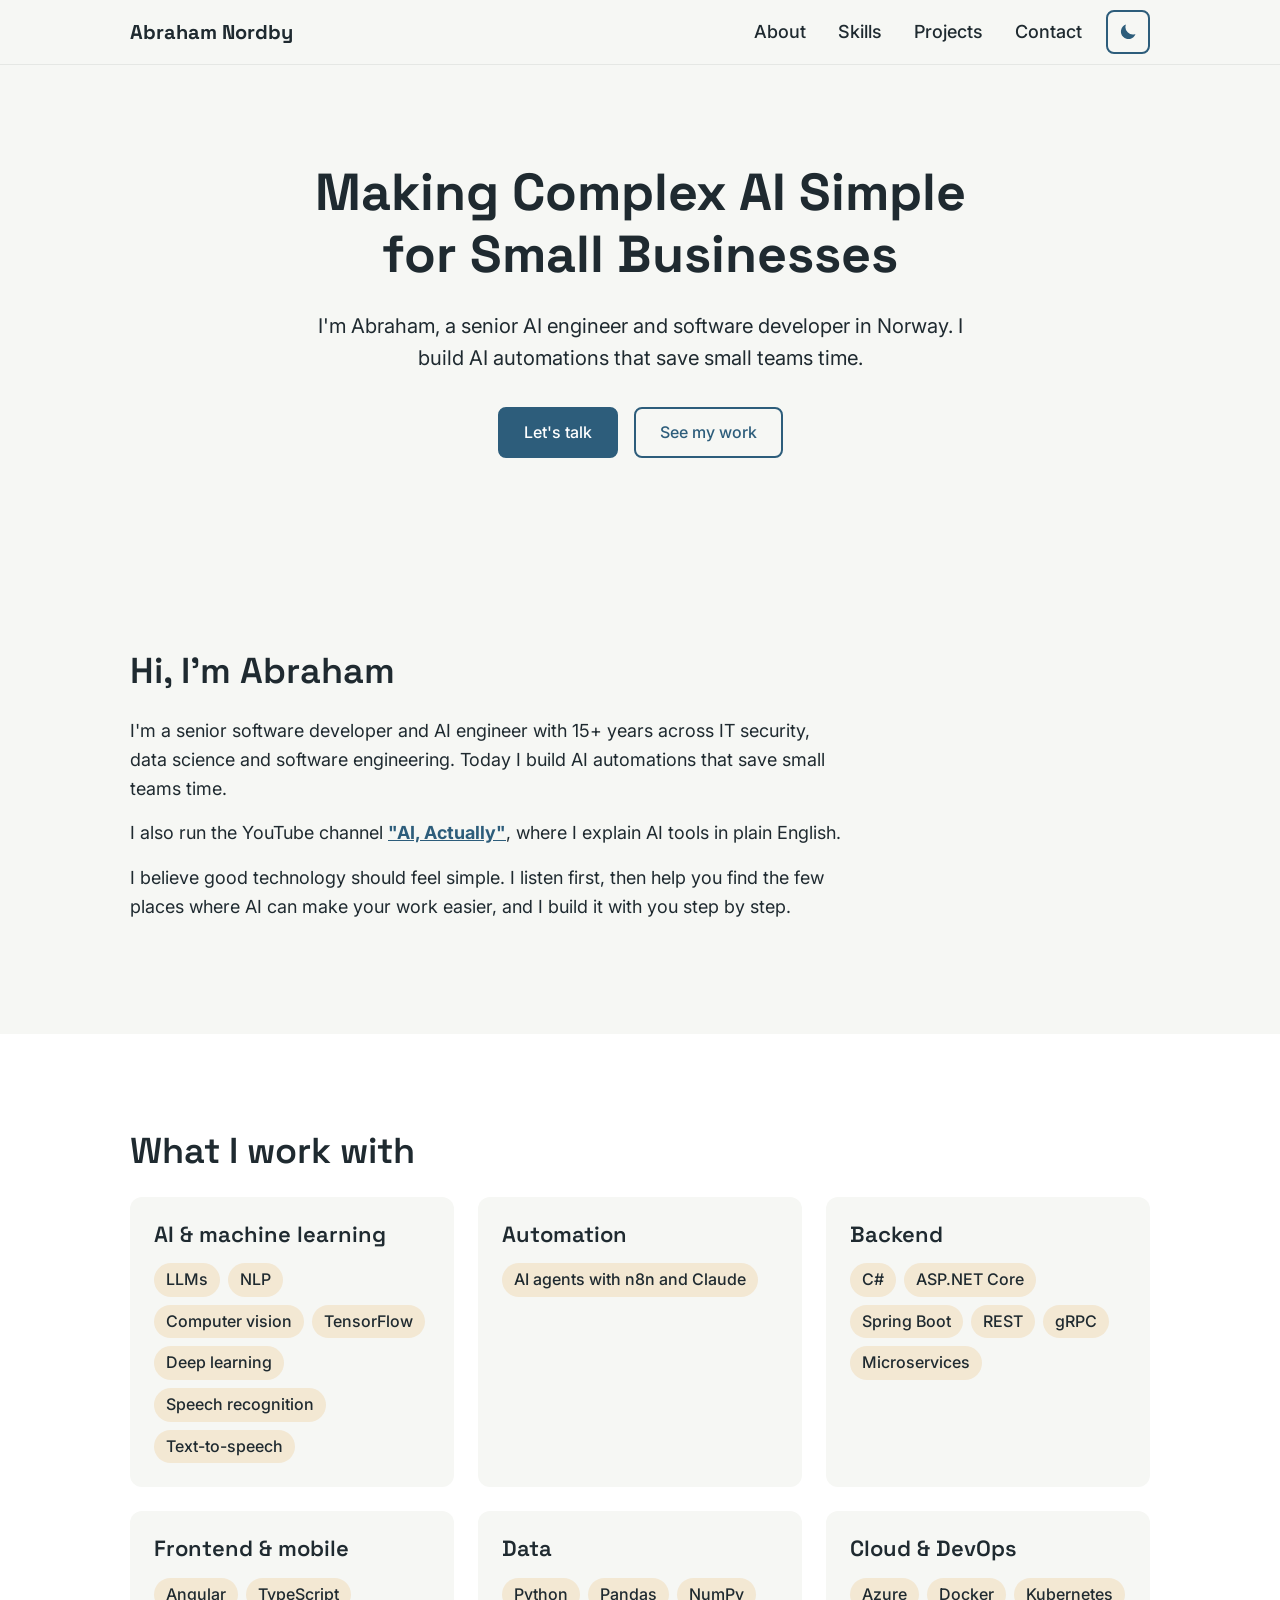
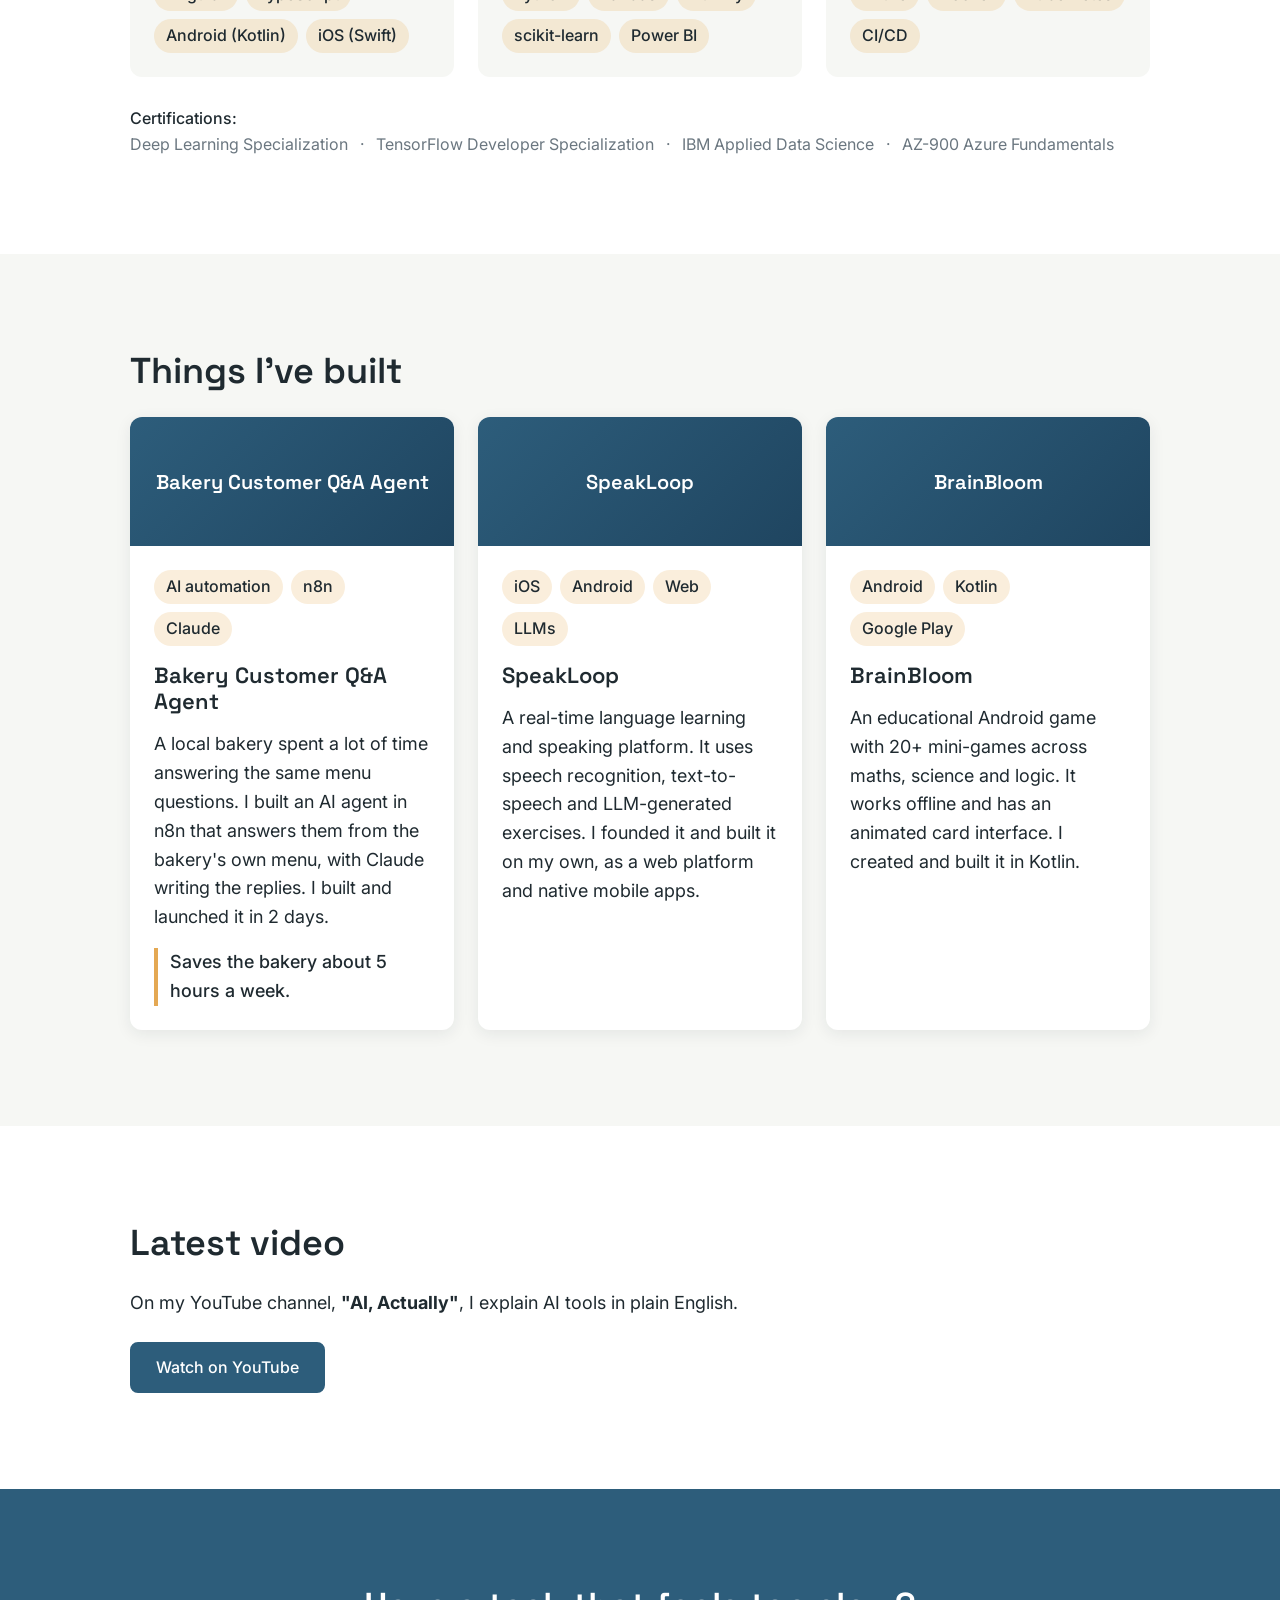
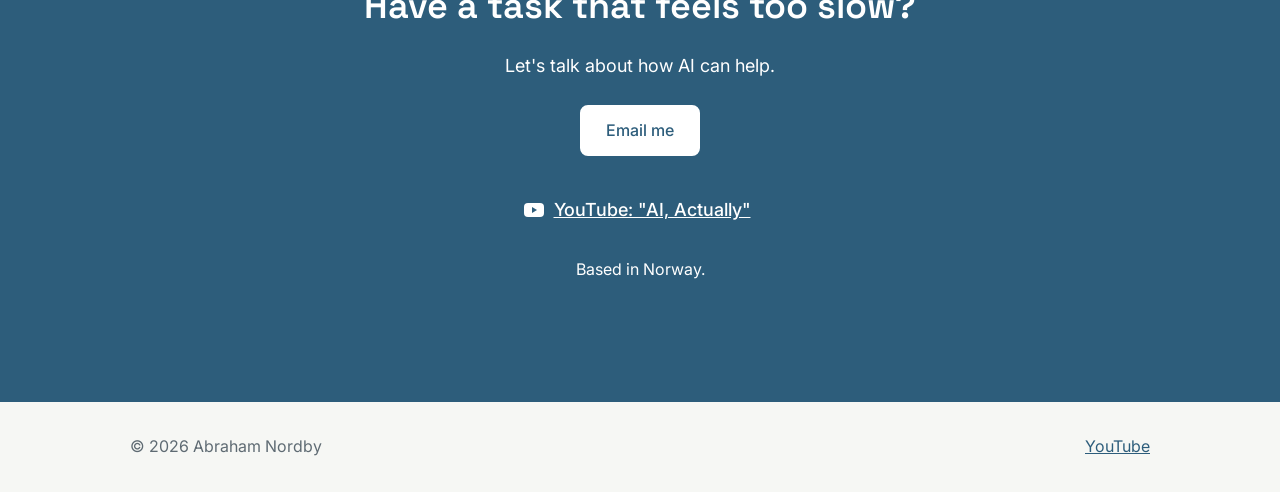
<file: index.html>
<!DOCTYPE html>
<!-- lang="en-GB" tells browsers and screen readers the page is in British English -->
<html lang="en-GB">
<head>
  <!-- ===== BASIC PAGE SETTINGS ===== -->
  <meta charset="UTF-8">
  <!-- Makes the page scale properly on phones (required by CLAUDE.md) -->
  <meta name="viewport" content="width=device-width, initial-scale=1.0">
  <title>Abraham Nordby | AI Engineer Making AI Simple for Small Businesses</title>
  <meta name="description" content="I'm Abraham, a senior AI engineer and software developer in Norway. I build AI automations that save small teams time.">

  <!-- ===== SOCIAL SHARING (Open Graph and Twitter) =====
       Controls the preview card when someone shares the page on social media. -->
  <meta property="og:type" content="website">
  <meta property="og:title" content="Abraham Nordby | AI Engineer Making AI Simple for Small Businesses">
  <meta property="og:description" content="I'm Abraham, a senior AI engineer and software developer in Norway. I build AI automations that save small teams time.">
  <!-- TODO: add a 1200 × 630px sharing image, then uncomment these two lines:
  <meta property="og:image" content="https://YOUR-DOMAIN/social-image.png">
  <meta name="twitter:image" content="https://YOUR-DOMAIN/social-image.png">
  -->
  <meta name="twitter:card" content="summary_large_image">
  <meta name="twitter:title" content="Abraham Nordby | AI Engineer Making AI Simple for Small Businesses">
  <meta name="twitter:description" content="I'm Abraham, a senior AI engineer and software developer in Norway. I build AI automations that save small teams time.">

  <!-- ===== FAVICON =====
       A simple "AN" monogram in Fjord Blue, drawn as a tiny SVG image
       written straight into the page, so there is no extra file to manage. -->
  <link rel="icon" href="data:image/svg+xml,%3Csvg xmlns='http://www.w3.org/2000/svg' viewBox='0 0 64 64'%3E%3Crect width='64' height='64' rx='14' fill='%232D5D7B'/%3E%3Ctext x='32' y='42' font-family='Arial,sans-serif' font-size='28' font-weight='700' fill='white' text-anchor='middle'%3EAN%3C/text%3E%3C/svg%3E">

  <!-- ===== FONTS =====
       Space Grotesk for headings and Inter for body text, from Google Fonts.
       "display=swap" shows text straight away in a backup font while these load. -->
  <link rel="preconnect" href="https://fonts.googleapis.com">
  <link rel="preconnect" href="https://fonts.gstatic.com" crossorigin>
  <link rel="stylesheet" href="https://fonts.googleapis.com/css2?family=Inter:wght@400;500&family=Space+Grotesk:wght@600;700&display=swap">

  <!-- ===== LIGHT/DARK MODE: PICK THE THEME BEFORE THE PAGE APPEARS =====
       This tiny script runs straight away (it is not deferred), so the page
       never flashes white before switching to dark mode.
       1. If the visitor chose a mode before, use that (saved in localStorage).
       2. Otherwise, follow their device setting (prefers-color-scheme).
       try/catch stops errors if the browser blocks localStorage. -->
  <script>
    (function () {
      var savedTheme = null;
      try { savedTheme = localStorage.getItem('theme'); } catch (error) {}
      var deviceWantsDark = window.matchMedia('(prefers-color-scheme: dark)').matches;
      var theme = savedTheme || (deviceWantsDark ? 'dark' : 'light');
      document.documentElement.setAttribute('data-theme', theme);
    })();
  </script>

  <!-- Our own styles -->
  <link rel="stylesheet" href="style.css">

  <!-- "defer" means the script runs after the HTML has loaded,
       so it can safely find the elements on the page -->
  <script src="script.js" defer></script>

  <!-- ===== STRUCTURED DATA =====
       Tells search engines who this page is about.
       TODO: when you have your GitHub URL, add it to the "sameAs" list. -->
  <script type="application/ld+json">
  {
    "@context": "https://schema.org",
    "@type": "Person",
    "name": "Abraham Nordby",
    "jobTitle": "Senior Software Developer and AI Engineer",
    "email": "mailto:contact@norskmaster.com",
    "sameAs": [
      "https://www.youtube.com/@AIActuallyLab"
    ]
  }
  </script>
</head>
<body>

  <!-- ===== SKIP LINK =====
       Hidden until a keyboard user presses Tab. It lets them jump
       straight past the navigation to the main content. -->
  <a href="#main-content" class="skip-link">Skip to content</a>

  <!-- ===== NAVIGATION BAR =====
       Stays at the top of the screen while you scroll ("sticky").
       On phones the links are hidden behind a menu button. -->
  <header class="site-header">
    <nav class="navbar" aria-label="Main navigation">
      <!-- Text logo: clicking it goes back to the top -->
      <a href="#home" class="nav-logo">Abraham Nordby</a>

      <!-- Buttons on the right of the bar -->
      <div class="nav-actions">
        <!-- Light/dark mode button. It is a "toggle" button:
             aria-pressed="true" tells screen readers dark mode is on.
             script.js updates it when clicked. -->
        <button class="theme-toggle" id="themeToggle" type="button"
                aria-label="Dark mode" aria-pressed="false">
          <!-- Moon icon (shown in light mode) -->
          <svg class="theme-icon theme-icon-moon" viewBox="0 0 24 24" aria-hidden="true" focusable="false">
            <path fill="currentColor" d="M21 14.5A9 9 0 0 1 9.5 3a9 9 0 1 0 11.5 11.5z"/>
          </svg>
          <!-- Sun icon (shown in dark mode) -->
          <svg class="theme-icon theme-icon-sun" viewBox="0 0 24 24" aria-hidden="true" focusable="false">
            <circle cx="12" cy="12" r="4.5" fill="currentColor"/>
            <g stroke="currentColor" stroke-width="2" stroke-linecap="round">
              <path d="M12 2v2M12 20v2M2 12h2M20 12h2M4.9 4.9l1.4 1.4M17.7 17.7l1.4 1.4M4.9 19.1l1.4-1.4M17.7 6.3l1.4-1.4"/>
            </g>
          </svg>
        </button>

        <!-- Menu button: only shown on small screens (see style.css).
             aria-label is what screen readers announce. script.js changes it
             to "Close menu" when the menu is open. -->
        <button class="nav-toggle" id="navToggle" type="button"
                aria-label="Open menu" aria-expanded="false" aria-controls="navLinks">
          <!-- Three lines that make the "hamburger" icon -->
          <span class="nav-toggle-bar" aria-hidden="true"></span>
          <span class="nav-toggle-bar" aria-hidden="true"></span>
          <span class="nav-toggle-bar" aria-hidden="true"></span>
        </button>
      </div>

      <!-- The links. Each href="#..." jumps to the section with that id -->
      <ul class="nav-links" id="navLinks">
        <li><a href="#about">About</a></li>
        <li><a href="#skills">Skills</a></li>
        <li><a href="#projects">Projects</a></li>
        <li><a href="#contact">Contact</a></li>
      </ul>
    </nav>
  </header>

  <main id="main-content">

    <!-- ===== HERO SECTION =====
         The big welcome area people see first.
         There is no photo yet, so the text is centred (as the brief asks).
         TODO: if you add a portrait photo later, we can put it on the right. -->
    <section id="home" class="hero">
      <div class="container hero-content">
        <h1 class="hero-title">Making Complex AI Simple for Small Businesses</h1>
        <p class="hero-intro">
          I'm Abraham, a senior AI engineer and software developer in Norway.
          I build AI automations that save small teams time.
        </p>
        <!-- Two buttons that scroll down the page -->
        <div class="hero-buttons">
          <a href="#contact" class="button button-primary">Let's talk</a>
          <a href="#projects" class="button button-secondary">See my work</a>
        </div>
      </div>
    </section>

    <!-- ===== ABOUT SECTION =====
         The "fade-in" class makes this section gently appear when
         you scroll to it (handled in script.js and style.css). -->
    <section id="about" class="section fade-in">
      <div class="container text-column">
        <h2 class="section-title">Hi, I'm Abraham</h2>
        <p>
          I'm a senior software developer and AI engineer with 15+ years across
          IT security, data science and software engineering. Today I build AI
          automations that save small teams time.
        </p>
        <p>
          I also run the YouTube channel
          <!-- target="_blank" opens a new tab. rel="noopener" is a safety setting
               for new tabs. The hidden text tells screen reader users about the new tab. -->
          <a href="https://www.youtube.com/@AIActuallyLab" target="_blank" rel="noopener"><strong>"AI, Actually"</strong><span class="visually-hidden"> (opens in new tab)</span></a>,
          where I explain AI tools in plain English.
        </p>
        <p>
          I believe good technology should feel simple. I listen first, then help
          you find the few places where AI can make your work easier, and I build
          it with you step by step.
        </p>
      </div>
    </section>

    <!-- ===== SKILLS SECTION =====
         Six cards. Each has a heading and a list of skills shown as "tags".
         The grid shows 1 column on phones, 2 on tablets and 3 on desktops.
         "section-white" gives this section a full-width white band, so the
         page has a clear rhythm instead of one long grey background. -->
    <section id="skills" class="section section-white fade-in">
      <div class="container">
        <h2 class="section-title">What I work with</h2>

        <div class="skills-grid">

          <!-- Skill card 1 -->
          <div class="skill-card">
            <h3 class="card-title">AI &amp; machine learning</h3>
            <ul class="tag-list">
              <li class="tag">LLMs</li>
              <li class="tag">NLP</li>
              <li class="tag">Computer vision</li>
              <li class="tag">TensorFlow</li>
              <li class="tag">Deep learning</li>
              <li class="tag">Speech recognition</li>
              <li class="tag">Text-to-speech</li>
            </ul>
          </div>

          <!-- Skill card 2 -->
          <div class="skill-card">
            <h3 class="card-title">Automation</h3>
            <ul class="tag-list">
              <li class="tag">AI agents with n8n and Claude</li>
            </ul>
          </div>

          <!-- Skill card 3 -->
          <div class="skill-card">
            <h3 class="card-title">Backend</h3>
            <ul class="tag-list">
              <li class="tag">C#</li>
              <li class="tag">ASP.NET Core</li>
              <li class="tag">Spring Boot</li>
              <li class="tag">REST</li>
              <li class="tag">gRPC</li>
              <li class="tag">Microservices</li>
            </ul>
          </div>

          <!-- Skill card 4 -->
          <div class="skill-card">
            <h3 class="card-title">Frontend &amp; mobile</h3>
            <ul class="tag-list">
              <li class="tag">Angular</li>
              <li class="tag">TypeScript</li>
              <li class="tag">Android (Kotlin)</li>
              <li class="tag">iOS (Swift)</li>
            </ul>
          </div>

          <!-- Skill card 5 -->
          <div class="skill-card">
            <h3 class="card-title">Data</h3>
            <ul class="tag-list">
              <li class="tag">Python</li>
              <li class="tag">Pandas</li>
              <li class="tag">NumPy</li>
              <li class="tag">scikit-learn</li>
              <li class="tag">Power BI</li>
            </ul>
          </div>

          <!-- Skill card 6 -->
          <div class="skill-card">
            <h3 class="card-title">Cloud &amp; DevOps</h3>
            <ul class="tag-list">
              <li class="tag">Azure</li>
              <li class="tag">Docker</li>
              <li class="tag">Kubernetes</li>
              <li class="tag">CI/CD</li>
            </ul>
          </div>

        </div>

        <!-- Certifications under the grid. Each one is its own list item,
             so a long name never breaks awkwardly across two lines. -->
        <div class="certifications">
          <h3 class="certifications-title">Certifications:</h3>
          <ul class="certifications-list">
            <li>Deep Learning Specialization</li>
            <li>TensorFlow Developer Specialization</li>
            <li>IBM Applied Data Science</li>
            <li>AZ-900 Azure Fundamentals</li>
          </ul>
        </div>
      </div>
    </section>

    <!-- ===== PROJECTS SECTION =====
         Three project cards. Each card is an <article> with an image area,
         tags, a title, short text and a result or link. -->
    <section id="projects" class="section fade-in">
      <div class="container">
        <h2 class="section-title">Things I've built</h2>

        <div class="projects-grid">

          <!-- Project card 1: Bakery agent -->
          <article class="project-card">
            <!-- Image area. There is no screenshot yet, so it is a plain blue
                 block with the project name. aria-hidden hides it from screen
                 readers because the title below already says the same thing.
                 TODO: swap for a screenshot, e.g.
                 <img src="images/bakery.webp" alt="..." loading="lazy"> -->
            <div class="project-image" aria-hidden="true">Bakery Customer Q&amp;A Agent</div>
            <div class="project-body">
              <ul class="tag-list">
                <li class="tag">AI automation</li>
                <li class="tag">n8n</li>
                <li class="tag">Claude</li>
              </ul>
              <h3 class="card-title">Bakery Customer Q&amp;A Agent</h3>
              <p class="project-text">
                A local bakery spent a lot of time answering the same menu questions.
                I built an AI agent in n8n that answers them from the bakery's own menu,
                with Claude writing the replies. I built and launched it in 2 days.
              </p>
              <!-- The highlighted result -->
              <p class="project-result">Saves the bakery about 5 hours a week.</p>
              <!-- TODO (optional): add a second metric here, e.g. questions answered per week -->
            </div>
          </article>

          <!-- Project card 2: SpeakLoop -->
          <article class="project-card">
            <div class="project-image" aria-hidden="true">SpeakLoop</div>
            <div class="project-body">
              <ul class="tag-list">
                <li class="tag">iOS</li>
                <li class="tag">Android</li>
                <li class="tag">Web</li>
                <li class="tag">LLMs</li>
              </ul>
              <h3 class="card-title">SpeakLoop</h3>
              <p class="project-text">
                A real-time language learning and speaking platform. It uses speech
                recognition, text-to-speech and LLM-generated exercises. I founded it
                and built it on my own, as a web platform and native mobile apps.
              </p>
              <!-- TODO: add the SpeakLoop URL, then remove the comment marks around this link:
              <a href="https://YOUR-SPEAKLOOP-URL" class="project-link" target="_blank" rel="noopener">View SpeakLoop →<span class="visually-hidden"> (opens in new tab)</span></a>
              -->
            </div>
          </article>

          <!-- Project card 3: BrainBloom -->
          <article class="project-card">
            <div class="project-image" aria-hidden="true">BrainBloom</div>
            <div class="project-body">
              <ul class="tag-list">
                <li class="tag">Android</li>
                <li class="tag">Kotlin</li>
                <li class="tag">Google Play</li>
              </ul>
              <h3 class="card-title">BrainBloom</h3>
              <p class="project-text">
                An educational Android game with 20+ mini-games across maths, science
                and logic. It works offline and has an animated card interface.
                I created and built it in Kotlin.
              </p>
              <!-- TODO: add the Google Play URL, then remove the comment marks around this link:
              <a href="https://play.google.com/store/apps/details?id=YOUR-APP-ID" class="project-link" target="_blank" rel="noopener">Get it on Google Play →<span class="visually-hidden"> (opens in new tab)</span></a>
              -->
            </div>
          </article>

        </div>
      </div>
    </section>

    <!-- ===== LATEST VIDEO SECTION =====
         Points visitors to the "AI, Actually" YouTube channel.
         "section-white" gives it a white band, like the Skills section.
         TODO: when you have a video you'd like to show, you can paste its
         YouTube embed code (Share → Embed on YouTube) above the button. -->
    <section id="video" class="section section-white fade-in">
      <div class="container video-content">
        <h2 class="section-title">Latest video</h2>
        <p>
          On my YouTube channel, <strong>"AI, Actually"</strong>, I explain AI tools
          in plain English.
        </p>
        <!-- target="_blank" opens YouTube in a new tab. The hidden text tells
             screen reader users about the new tab. -->
        <a href="https://www.youtube.com/@AIActuallyLab" class="button button-primary"
           target="_blank" rel="noopener">Watch on YouTube<span class="visually-hidden"> (opens in new tab)</span></a>
      </div>
    </section>

    <!-- ===== CONTACT SECTION =====
         A full-width Fjord Blue band with white text.
         "mailto:" links open the visitor's email app with the address filled in. -->
    <section id="contact" class="contact-band fade-in">
      <div class="container contact-content">
        <h2 class="section-title">Have a task that feels too slow?</h2>
        <p>Let's talk about how AI can help.</p>

        <a href="mailto:contact@norskmaster.com" class="button button-primary button-on-blue">Email me</a>

        <!-- Links with small icons. The icons are decorative (aria-hidden),
             so screen readers only read the text label. -->
        <ul class="contact-links">
          <li>
            <a href="https://www.youtube.com/@AIActuallyLab" target="_blank" rel="noopener">
              <!-- Simple YouTube-style "play" icon -->
              <svg class="icon" viewBox="0 0 24 24" aria-hidden="true" focusable="false">
                <rect x="2" y="5" width="20" height="14" rx="4" fill="currentColor"/>
                <path class="icon-cutout" d="M10 9l5 3-5 3z"/>
              </svg>
              YouTube: "AI, Actually"<span class="visually-hidden"> (opens in new tab)</span>
            </a>
          </li>
          <!-- TODO: add your GitHub URL, then remove the comment marks around this list item:
          <li>
            <a href="https://github.com/YOUR-USERNAME" target="_blank" rel="noopener">
              <svg class="icon" viewBox="0 0 24 24" aria-hidden="true" focusable="false">
                <path fill="currentColor" d="M12 2a10 10 0 0 0-3.16 19.49c.5.09.68-.22.68-.48v-1.7c-2.78.6-3.37-1.34-3.37-1.34-.46-1.16-1.11-1.47-1.11-1.47-.91-.62.07-.6.07-.6 1 .07 1.53 1.03 1.53 1.03.9 1.52 2.34 1.08 2.91.83.09-.65.35-1.09.63-1.34-2.22-.25-4.55-1.11-4.55-4.94 0-1.09.39-1.98 1.03-2.68-.1-.25-.45-1.27.1-2.65 0 0 .84-.27 2.75 1.02a9.5 9.5 0 0 1 5 0c1.91-1.29 2.75-1.02 2.75-1.02.55 1.38.2 2.4.1 2.65.64.7 1.03 1.59 1.03 2.68 0 3.84-2.34 4.68-4.57 4.93.36.31.68.92.68 1.85v2.75c0 .27.18.58.69.48A10 10 0 0 0 12 2z"/>
              </svg>
              GitHub<span class="visually-hidden"> (opens in new tab)</span>
            </a>
          </li>
          -->
        </ul>

        <p class="contact-location">Based in Norway.</p>
      </div>
    </section>

  </main>

  <!-- ===== FOOTER ===== -->
  <footer class="site-footer">
    <div class="container footer-content">
      <!-- script.js replaces 2026 with the current year automatically -->
      <p>&copy; <span id="currentYear">2026</span> Abraham Nordby</p>
      <ul class="footer-links">
        <li><a href="https://www.youtube.com/@AIActuallyLab" target="_blank" rel="noopener">YouTube<span class="visually-hidden"> (opens in new tab)</span></a></li>
        <!-- TODO: add your GitHub URL, then remove the comment marks:
        <li><a href="https://github.com/YOUR-USERNAME" target="_blank" rel="noopener">GitHub<span class="visually-hidden"> (opens in new tab)</span></a></li>
        -->
      </ul>
    </div>
  </footer>

</body>
</html>
</file>
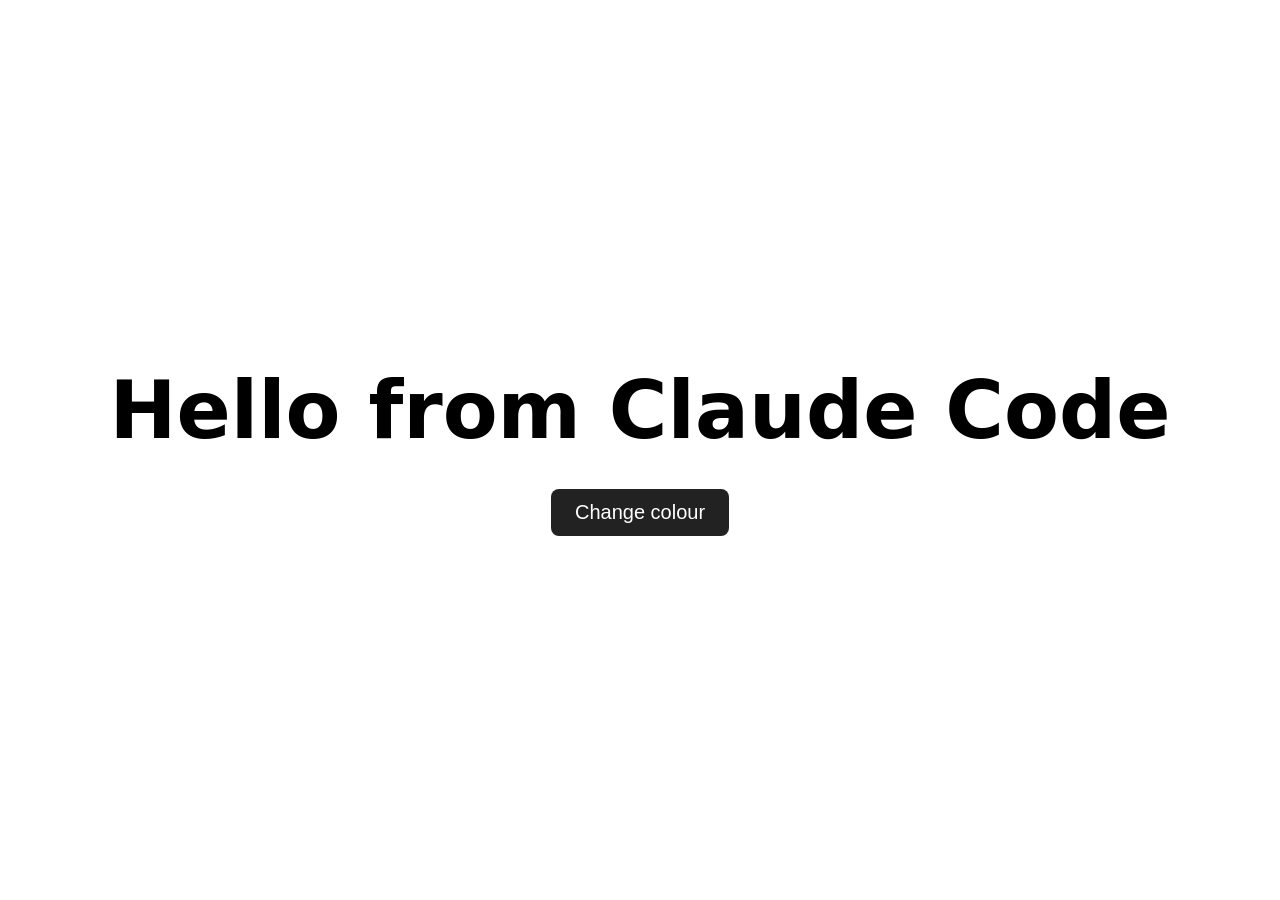
<file: hello.html>
<!DOCTYPE html>
<html lang="en">
<head>
  <meta charset="UTF-8">
  <meta name="viewport" content="width=device-width, initial-scale=1.0">
  <title>Hello</title>
  <style>
    body {
      margin: 0;
      min-height: 100vh;
      display: flex;
      flex-direction: column;
      align-items: center;
      justify-content: center;
      gap: 2rem;
      font-family: system-ui, sans-serif;
      background: #ffffff;
      transition: background 0.4s ease;
    }
    h1 {
      font-size: clamp(2.5rem, 8vw, 5rem);
      text-align: center;
      margin: 0 1rem;
    }
    button {
      font-size: 1.25rem;
      padding: 0.75rem 1.5rem;
      border: none;
      border-radius: 8px;
      background: #222;
      color: #fff;
      cursor: pointer;
    }
  </style>
</head>
<body>
  <h1>Hello from Claude Code</h1>
  <button id="colourBtn">Change colour</button>

  <script>
    document.getElementById('colourBtn').addEventListener('click', () => {
      const colour = '#' + Math.floor(Math.random() * 0xffffff).toString(16).padStart(6, '0');
      document.body.style.background = colour;
    });
  </script>
</body>
</html>
</file>
<file: style.css>
/* =========================================================
   style.css – styles for the portfolio
   Written "mobile-first": the basic styles are for phones,
   and the @media rules near the bottom add changes for
   tablets (640px and up) and desktops (1024px and up).
   ========================================================= */


/* ===== 1. COLOURS, FONTS & SETTINGS =====
   CSS "variables" let us set a value once and reuse it.
   Change a value here and it updates everywhere. */
:root {
  /* Colours from the brief */
  --color-bg: #F6F7F4;        /* Fjord Mist – page background */
  --color-text: #1F2A30;      /* Deep Slate – headings and body text */
  --color-primary: #2D5D7B;   /* Fjord Blue – buttons, links, accents */
  --color-accent: #E4A853;    /* Warm Amber – tags, small highlights, hover */
  --color-muted: #6B7780;     /* Stone Grey – secondary text on white */
  --color-surface: #FFFFFF;   /* White – cards */

  /* Stone Grey is slightly too light to read on Fjord Mist (WCAG AA needs 4.5:1,
     it only reaches 4.3:1). This slightly darker grey is used for small text
     that sits directly on the page background. */
  --color-muted-on-bg: #5F6B73;

  /* Light amber for the tag "pills" (amber at about 20% opacity) */
  --color-tag-bg: rgba(228, 168, 83, 0.2);

  /* Extra colour roles, so dark mode (below) can swap them in one place */
  --color-on-primary: #FFFFFF;          /* text on Fjord Blue buttons */
  --color-on-accent: #1F2A30;           /* text on Warm Amber (always dark) */
  --color-band: #2D5D7B;                /* Contact band background */
  --color-on-band: #FFFFFF;             /* text on the Contact band */
  --color-image-start: #2D5D7B;         /* project image gradient, first colour */
  --color-image-end: #1F4560;           /* project image gradient, second colour */
  --color-header-bg: rgba(246, 247, 244, 0.95);  /* Fjord Mist, very slightly see-through */
  --color-line: rgba(31, 42, 48, 0.08); /* thin divider lines */
  --color-shadow: rgba(31, 42, 48, 0.08);

  /* Fonts. The names after the first are backups while the web fonts load. */
  --font-heading: "Space Grotesk", system-ui, sans-serif;
  --font-body: "Inter", system-ui, -apple-system, "Segoe UI", Roboto, sans-serif;

  /* Layout */
  --max-width: 68.75rem;      /* 1100px – content never gets wider than this */
  --side-padding: 1.5rem;     /* 24px on phones (40px on desktop, see below) */
  --section-space: 4rem;      /* 64px between sections on phones (96px on desktop) */
  --nav-height: 4rem;         /* used so sections don't hide under the sticky nav */
}


/* ===== 1b. DARK MODE COLOURS =====
   When <html> has data-theme="dark" (set by script.js), these values
   replace the light ones above. Everything else in this file uses the
   variables, so it all switches automatically. */
[data-theme="dark"] {
  --color-bg: #12191D;          /* very dark slate page background */
  --color-text: #E8ECEA;        /* soft white text */
  --color-primary: #8BBCD9;     /* lighter Fjord Blue, readable on dark */
  --color-muted: #A7B1B8;
  --color-muted-on-bg: #A7B1B8;
  --color-surface: #1C262C;     /* cards: a little lighter than the page */
  --color-tag-bg: rgba(228, 168, 83, 0.22);

  --color-on-primary: #12191D;
  --color-band: #1F4560;
  --color-on-band: #FFFFFF;
  --color-image-start: #2D5D7B;
  --color-image-end: #1A3A50;
  --color-header-bg: rgba(18, 25, 29, 0.95);
  --color-line: rgba(232, 236, 234, 0.1);
  --color-shadow: rgba(0, 0, 0, 0.35);

  /* Tells the browser to draw scrollbars and form controls in dark style */
  color-scheme: dark;
}


/* ===== 2. BASIC RESET & PAGE SETUP ===== */

/* Makes width/height include padding and borders – much easier to reason about */
*,
*::before,
*::after {
  box-sizing: border-box;
}

html {
  /* Smooth scrolling when you click a link to a section */
  scroll-behavior: smooth;
  /* Leaves room for the sticky nav so section headings aren't covered */
  scroll-padding-top: var(--nav-height);
}

body {
  margin: 0;
  font-family: var(--font-body);
  font-size: 1.0625rem;       /* 17px on phones */
  line-height: 1.6;
  color: var(--color-text);
  background: var(--color-bg);
}

/* Headings use Space Grotesk and tighter line spacing */
h1,
h2,
h3 {
  font-family: var(--font-heading);
  line-height: 1.2;
  margin: 0;
}

p {
  margin: 0 0 1rem;
}

/* Stops any long word or link from causing sideways scrolling */
p,
a {
  overflow-wrap: break-word;
}

a {
  color: var(--color-primary);
}

/* Visible focus ring for keyboard users on every link and button */
a:focus-visible,
button:focus-visible {
  outline: 3px solid var(--color-primary);
  outline-offset: 3px;
}

/* Lists used for tags and links: remove the default bullets and indent */
.tag-list,
.nav-links,
.contact-links,
.footer-links {
  list-style: none;
  margin: 0;
  padding: 0;
}

/* Centres content and keeps it from getting too wide.
   The side padding stops text touching the screen edge on phones. */
.container {
  width: 100%;
  max-width: var(--max-width);
  margin: 0 auto;
  padding: 0 var(--side-padding);
}

/* Keeps long paragraphs to about 65 characters per line, which is easier to read */
.text-column p {
  max-width: 65ch;
}

/* Hides text visually but keeps it for screen readers,
   e.g. "(opens in new tab)" */
.visually-hidden {
  position: absolute;
  width: 1px;
  height: 1px;
  padding: 0;
  margin: -1px;
  overflow: hidden;
  clip: rect(0, 0, 0, 0);
  white-space: nowrap;
  border: 0;
}


/* ===== 3. SKIP LINK =====
   Sits off-screen until it gets keyboard focus, then slides into view. */
.skip-link {
  position: absolute;
  top: -100px;
  left: 1rem;
  z-index: 100;
  padding: 0.75rem 1rem;
  background: var(--color-primary);
  color: var(--color-on-primary);
  border-radius: 8px;
  font-weight: 500;
  text-decoration: none;
}

.skip-link:focus {
  top: 1rem;
}


/* ===== 4. NAVIGATION BAR ===== */

.site-header {
  /* "sticky" keeps the bar at the top while you scroll */
  position: sticky;
  top: 0;
  z-index: 10;                /* sits above the page content */
  background: var(--color-header-bg);
  border-bottom: 1px solid var(--color-line);
}

.navbar {
  max-width: var(--max-width);
  margin: 0 auto;
  padding: 0 var(--side-padding);
  min-height: var(--nav-height);
  display: flex;
  flex-wrap: wrap;            /* lets the menu drop below the bar on phones */
  align-items: center;
  justify-content: space-between;
}

/* Text logo */
.nav-logo {
  font-family: var(--font-heading);
  font-size: 1.25rem;
  font-weight: 700;
  color: var(--color-text);
  text-decoration: none;
}

/* The menu ("hamburger") button – visible on phones only */
.nav-toggle {
  display: flex;
  flex-direction: column;
  justify-content: center;
  gap: 5px;
  width: 2.75rem;             /* 44px – big enough to tap easily */
  height: 2.75rem;
  padding: 0 0.6rem;
  border: 2px solid var(--color-primary);
  border-radius: 8px;
  background: transparent;
  cursor: pointer;
}

/* The three lines inside the menu button */
.nav-toggle-bar {
  display: block;
  height: 2px;
  background: var(--color-primary);
  border-radius: 2px;
}

/* Groups the light/dark button and the menu button on the right */
.nav-actions {
  display: flex;
  align-items: center;
  gap: 0.5rem;
}

/* ===== LIGHT/DARK MODE BUTTON =====
   Shows a moon in light mode and a sun in dark mode. */
.theme-toggle {
  display: flex;
  align-items: center;
  justify-content: center;
  width: 2.75rem;             /* 44px – easy to tap */
  height: 2.75rem;
  padding: 0;
  border: 2px solid var(--color-primary);
  border-radius: 8px;
  background: transparent;
  color: var(--color-primary);
  cursor: pointer;
}

.theme-toggle:hover {
  background: var(--color-tag-bg);
}

.theme-icon {
  width: 1.25rem;
  height: 1.25rem;
}

/* Only one icon shows at a time */
.theme-icon-sun {
  display: none;
}

[data-theme="dark"] .theme-icon-sun {
  display: block;
}

[data-theme="dark"] .theme-icon-moon {
  display: none;
}

/* On phones the link list is hidden until the menu is opened */
.nav-links {
  display: none;
  width: 100%;
  padding-bottom: 0.75rem;
}

/* script.js adds the "open" class when the menu button is tapped */
.nav-links.open {
  display: block;
}

.nav-links a {
  display: block;             /* makes the whole row tappable */
  padding: 0.75rem 0;
  color: var(--color-text);
  font-weight: 500;
  text-decoration: none;
}

.nav-links a:hover {
  color: var(--color-primary);
  text-decoration: underline;
}

/* The link for the section you are reading. script.js sets
   aria-current="true" on it, which screen readers also announce. */
.nav-links a[aria-current="true"] {
  color: var(--color-primary);
  text-decoration: underline;
  text-decoration-thickness: 2px;
  text-underline-offset: 0.4em;
}


/* ===== 5. BUTTONS ===== */

.button {
  display: inline-block;
  padding: 0.875rem 1.5rem;   /* 14px × 24px from the brief */
  border-radius: 8px;
  font-family: var(--font-body);
  font-size: 0.9375rem;       /* 15px on phones */
  font-weight: 500;
  line-height: 1.2;
  text-align: center;
  text-decoration: none;
  transition: background-color 0.2s ease, color 0.2s ease, border-color 0.2s ease;
}

/* Primary: Fjord Blue with white text. Hover: Warm Amber with Deep Slate text */
.button-primary {
  background: var(--color-primary);
  color: var(--color-on-primary);
  border: 2px solid var(--color-primary);
}

.button-primary:hover {
  background: var(--color-accent);
  border-color: var(--color-accent);
  color: var(--color-on-accent);
}

/* Secondary: see-through with a Fjord Blue border */
.button-secondary {
  background: transparent;
  color: var(--color-primary);
  border: 2px solid var(--color-primary);
}

.button-secondary:hover {
  background: var(--color-primary);
  color: var(--color-on-primary);
}


/* ===== 6. HERO SECTION ===== */

.hero {
  padding: var(--section-space) 0;
}

/* No photo yet, so the hero text is centred */
.hero-content {
  text-align: center;
}

.hero-title {
  font-size: 2.25rem;         /* 36px on phones */
  font-weight: 700;
  max-width: 20ch;            /* keeps the headline to a few balanced lines */
  margin: 0 auto 1.5rem;
}

.hero-intro {
  max-width: 50ch;            /* breaks the intro into two balanced lines on desktop */
  font-size: 1.125em;         /* a little bigger than body text */
  margin: 0 auto 2rem;
}

/* Buttons sit side by side and wrap onto a new line if there isn't room */
.hero-buttons {
  display: flex;
  flex-wrap: wrap;
  justify-content: center;
  gap: 1rem;
}


/* ===== 7. GENERAL SECTIONS ===== */

.section {
  padding: var(--section-space) 0;
}

/* A full-width white band. Used on the Skills section so the page
   alternates between Fjord Mist and white and is easier to scan. */
.section-white {
  background: var(--color-surface);
}

.section-title {
  font-size: 1.75rem;         /* 28px on phones */
  font-weight: 600;
  margin-bottom: 1.5rem;
}

/* Card titles (skills and projects) */
.card-title {
  font-size: 1.25rem;         /* 20px on phones */
  font-weight: 600;
  margin-bottom: 1rem;
}


/* ===== 8. TAGS =====
   Small "pill" labels with a light amber background. */
.tag-list {
  display: flex;
  flex-wrap: wrap;
  gap: 0.5rem;
}

.tag {
  padding: 0.25rem 0.75rem;
  border-radius: 999px;       /* fully rounded "pill" shape */
  background: var(--color-tag-bg);
  color: var(--color-text);
  font-size: 0.9375rem;
  font-weight: 500;
}


/* ===== 9. SKILLS ===== */

/* CSS Grid: one column on phones (more are added in the media queries below) */
.skills-grid {
  display: grid;
  grid-template-columns: 1fr;
  gap: 1.5rem;
}

.skill-card {
  padding: 1.5rem;
  background: var(--color-bg);       /* Fjord Mist cards on the white band */
  border-radius: 12px;
}

/* Certifications: a small heading followed by the names in a row.
   The names wrap neatly onto new lines on small screens. */
.certifications {
  display: flex;
  flex-wrap: wrap;
  align-items: baseline;
  gap: 0.25rem 0.75rem;
  margin-top: 2rem;
  font-size: 0.9375rem;
  color: var(--color-muted);         /* Stone Grey is readable on white */
}

.certifications-title {
  font-family: var(--font-body);
  font-size: inherit;
  font-weight: 500;
  color: var(--color-text);
}

/* On phones the names are stacked, one per line */
.certifications-list {
  display: flex;
  flex-direction: column;
  gap: 0.25rem 0.75rem;
  list-style: none;
  margin: 0;
  padding: 0;
}


/* ===== 10. PROJECT CARDS ===== */

.projects-grid {
  display: grid;
  grid-template-columns: 1fr;
  gap: 1.5rem;
}

.project-card {
  display: flex;
  flex-direction: column;     /* stacks the image and the text vertically */
  overflow: hidden;           /* keeps the blue image block inside the rounded corners */
  background: var(--color-surface);
  border-radius: 12px;
  box-shadow: 0 4px 16px var(--color-shadow);
  transition: transform 0.2s ease, box-shadow 0.2s ease;
}

/* Slight lift when hovering a card */
.project-card:hover {
  transform: translateY(-4px);
  box-shadow: 0 10px 28px var(--color-shadow);
}

/* Placeholder image area: a plain Fjord Blue block with the project name */
.project-image {
  display: flex;
  align-items: center;
  justify-content: center;
  aspect-ratio: 5 / 2;        /* a slim banner, so the text is higher up the card */
  padding: 1rem;
  /* A gentle diagonal fade from Fjord Blue to a darker blue,
     so the block looks intentional rather than empty */
  background: linear-gradient(135deg, var(--color-image-start) 0%, var(--color-image-end) 100%);
  color: #FFFFFF;
  font-family: var(--font-heading);
  font-size: 1.25rem;
  font-weight: 600;
  text-align: center;
}

/* The text part of the card. flex-grow fills the card height so cards line up. */
.project-body {
  display: flex;
  flex-direction: column;
  flex-grow: 1;
  padding: 1.5rem;
}

.project-body .tag-list {
  margin-bottom: 1rem;
}

.project-text {
  flex-grow: 1;               /* pushes the result or link to the bottom */
  color: var(--color-text);   /* full-strength text: this is the copy that sells your work */
}

/* The highlighted result: a small amber bar on the left (this section's one highlight) */
.project-result {
  margin: 0;
  padding-left: 0.75rem;
  border-left: 4px solid var(--color-accent);
  font-weight: 500;
}

.project-link {
  font-weight: 500;
  padding: 0.5rem 0;          /* bigger tap area */
}


/* ===== 10b. LATEST VIDEO ===== */

.video-content p {
  max-width: 65ch;
  margin-bottom: 1.5rem;
}

/* ===== 11. CONTACT BAND ===== */

.contact-band {
  padding: var(--section-space) 0;
  background: var(--color-band);
  color: var(--color-on-band);
}

.contact-content {
  text-align: center;
}

.contact-content p {
  margin-bottom: 1.5rem;
}

/* On the blue band, the primary button is white so it stands out */
.button-on-blue {
  background: #FFFFFF;
  border-color: #FFFFFF;
  color: var(--color-band);
}

.contact-links {
  display: flex;
  flex-wrap: wrap;
  justify-content: center;
  gap: 1rem 2rem;
  margin: 2rem 0 1.5rem;
}

.contact-links a {
  display: inline-flex;
  align-items: center;
  gap: 0.5rem;
  padding: 0.5rem 0;          /* bigger tap area */
  color: var(--color-on-band);
  font-weight: 500;
}

.icon {
  width: 1.5rem;
  height: 1.5rem;
  flex-shrink: 0;
}

/* The little "play" triangle inside the YouTube icon matches the band colour */
.icon-cutout {
  fill: var(--color-band);
}

.contact-location {
  font-size: 0.9375rem;
  margin: 0;
}

/* Blue focus rings would be invisible on the blue band, so use white here */
.contact-band a:focus-visible {
  outline-color: #FFFFFF;
}


/* ===== 12. FOOTER ===== */

.site-footer {
  padding: 2rem 0;
  font-size: 0.9375rem;
  color: var(--color-muted-on-bg);
}

.footer-content {
  display: flex;
  flex-wrap: wrap;
  justify-content: space-between;
  align-items: center;
  gap: 1rem;
}

.footer-content p {
  margin: 0;
}

.footer-links {
  display: flex;
  gap: 1.5rem;
}


/* ===== 13. FADE-IN ANIMATION =====
   Sections with the "fade-in" class start invisible and slightly lower.
   script.js adds the "visible" class when they scroll into view.
   We only hide them when the "js" class is on <html>, so if JavaScript
   is turned off the content is still shown. Kept under 300ms (brief). */
.js .fade-in {
  opacity: 0;
  transform: translateY(16px);
  transition: opacity 0.28s ease-out, transform 0.28s ease-out;
}

.js .fade-in.visible {
  opacity: 1;
  transform: none;
}


/* ===== 14. REDUCED MOTION =====
   Some people ask their device for less movement. We turn off
   smooth scrolling, the fade-in and the card lift for them. */
@media (prefers-reduced-motion: reduce) {
  html {
    scroll-behavior: auto;
  }

  .js .fade-in {
    opacity: 1;
    transform: none;
    transition: none;
  }

  .project-card,
  .button {
    transition: none;
  }

  .project-card:hover {
    transform: none;
  }
}


/* ===== 15. TABLETS (640px and up) ===== */
@media (min-width: 40rem) {
  /* Certifications sit in a row, with a small dot between names */
  .certifications-list {
    flex-direction: row;
    flex-wrap: wrap;
  }

  /* The dot goes after each name (except the last), so when the row
     wraps, a new line never starts with a dot */
  .certifications-list li:not(:last-child)::after {
    content: "·";
    margin-left: 0.75rem;
  }

  /* Two skill cards per row */
  .skills-grid {
    grid-template-columns: repeat(2, 1fr);
  }
}


/* ===== 16. DESKTOPS (1024px and up) ===== */
@media (min-width: 64rem) {
  :root {
    --side-padding: 2.5rem;   /* 40px */
    --section-space: 6rem;    /* 96px */
  }

  body {
    font-size: 1.125rem;      /* 18px */
  }

  /* Hide the menu button and always show the links in a row */
  .nav-toggle {
    display: none;
  }

  .nav-links {
    display: flex;
    gap: 2rem;
    width: auto;
    padding: 0;
  }

  .nav-links a {
    padding: 0.5rem 0;
  }

  /* On desktop the links come first and the light/dark button sits on the far right.
     "order" changes the visual order without changing the HTML. */
  .nav-links {
    order: 2;
    margin-left: auto;
  }

  .nav-actions {
    order: 3;
    margin-left: 1.5rem;
  }

  .hero-title {
    font-size: 3.25rem;       /* 52px */
  }

  /* A full-width white band. Used on the Skills section so the page
   alternates between Fjord Mist and white and is easier to scan. */
.section-white {
  background: var(--color-surface);
}

.section-title {
    font-size: 2.25rem;       /* 36px */
  }

  .card-title {
    font-size: 1.375rem;      /* 22px */
  }

  .button {
    font-size: 1rem;          /* 16px */
  }

  .tag,
  .certifications,
  .contact-location,
  .site-footer {
    font-size: 1rem;
  }

  /* Three cards per row */
  .skills-grid,
  .projects-grid {
    grid-template-columns: repeat(3, 1fr);
  }
}
</file>
